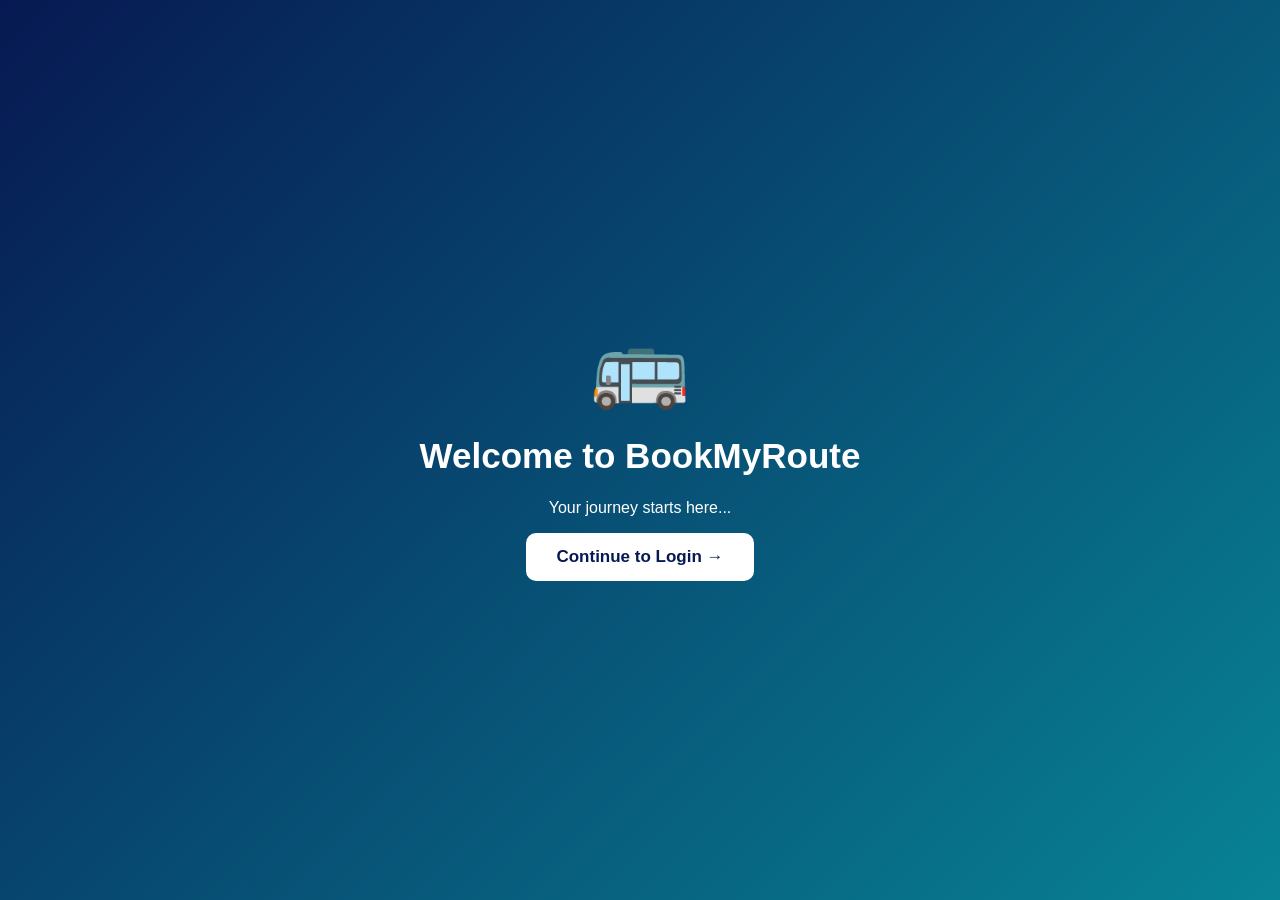
<file: index.html>
<!DOCTYPE html>
<html>
<head>
    <title>BookMyRoute</title>

    <style>
        body {
            margin: 0;
            height: 100vh;
            display: flex;
            justify-content: center;
            align-items: center;
            background: linear-gradient(135deg, #071952, #088395);
            font-family: Arial, sans-serif;
            color: white;
        }

        .box {
            text-align: center;
        }

        .bus {
            font-size: 80px;
            animation: move 1.5s infinite alternate;
        }

        @keyframes move {
            from {
                transform: translateX(-15px);
            }
            to {
                transform: translateX(15px);
            }
        }

        h1 {
            font-size: 35px;
        }

        button {
            padding: 14px 30px;
            border: none;
            border-radius: 10px;
            background: white;
            color: #071952;
            font-size: 17px;
            font-weight: bold;
            cursor: pointer;
        }
    </style>
</head>

<body>

    <div class="box">

        <div class="bus">🚌</div>

        <h1>Welcome to BookMyRoute</h1>

        <p>Your journey starts here...</p>

        <button onclick="openLogin()">
            Continue to Login →
        </button>

    </div>

    <script>
        function openLogin() {
            window.location.href = "login.html";
        }
    </script>

</body>
</html>
</file>
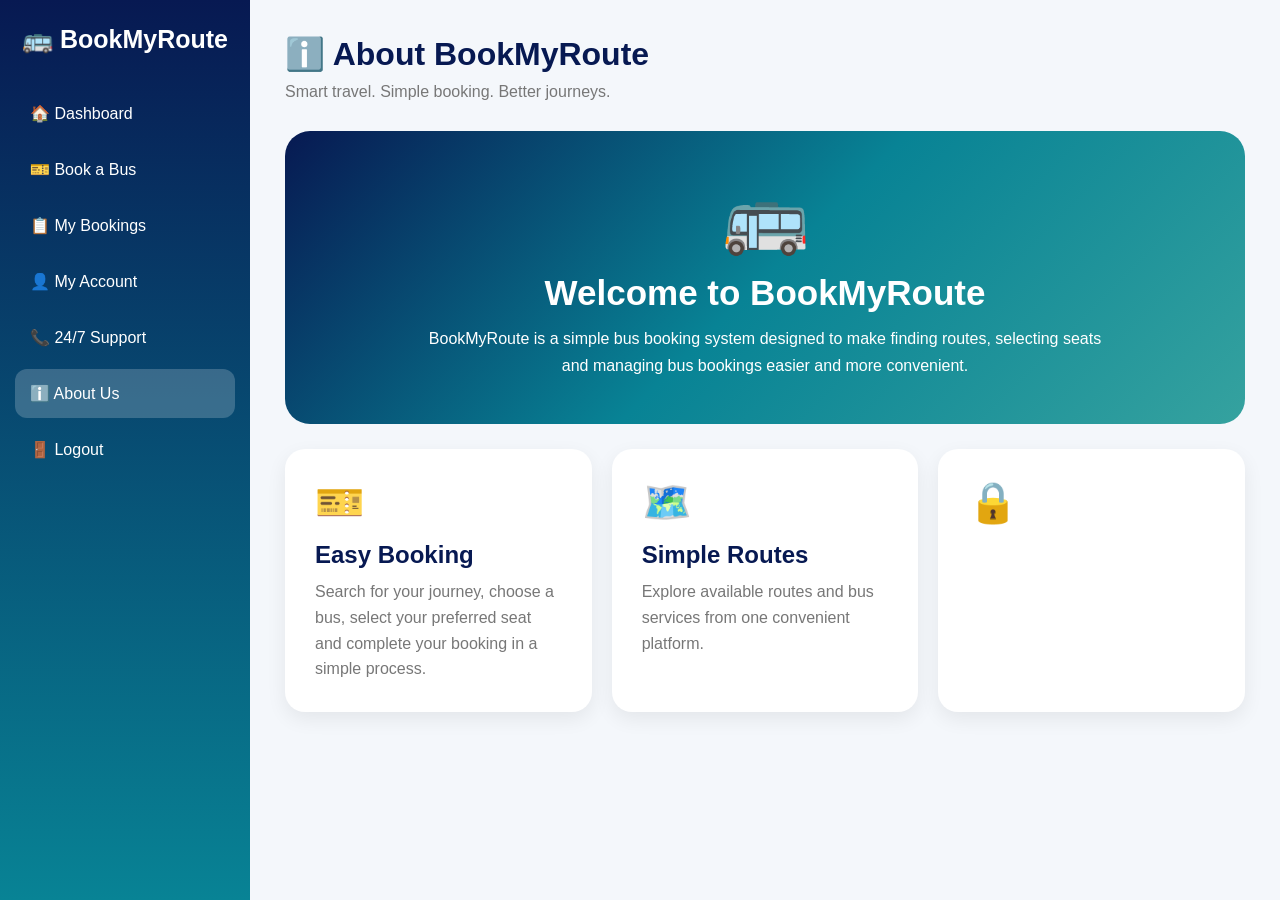
<file: about.html>
<!DOCTYPE html>
<html>
<head>
    <title>BookMyRoute - About Us</title>

    <style>
        * {
            box-sizing: border-box;
            margin: 0;
            padding: 0;
            font-family: Arial, sans-serif;
        }

        body {
            background: #f4f7fb;
        }

        .sidebar {
            position: fixed;
            width: 250px;
            height: 100vh;
            background: linear-gradient(180deg,#071952,#088395);
            padding: 25px 15px;
            color: white;
        }

        .logo {
            text-align: center;
            font-size: 25px;
            font-weight: bold;
            margin-bottom: 35px;
        }

        .menu a {
            display: block;
            color: white;
            text-decoration: none;
            padding: 15px;
            margin: 7px 0;
            border-radius: 12px;
        }

        .menu a:hover,
        .menu .active {
            background: rgba(255,255,255,.2);
        }

        .main {
            margin-left: 250px;
            padding: 35px;
        }

        h1 {
            color: #071952;
            margin-bottom: 10px;
        }

        .subtitle {
            color: #777;
            margin-bottom: 30px;
        }

        .hero {
            background: linear-gradient(135deg,#071952,#088395,#35A29F);
            color: white;
            padding: 45px;
            border-radius: 25px;
            text-align: center;
            margin-bottom: 25px;
        }

        .hero-icon {
            font-size: 70px;
            margin-bottom: 15px;
        }

        .hero h2 {
            font-size: 35px;
            margin-bottom: 12px;
        }

        .hero p {
            max-width: 700px;
            margin: auto;
            line-height: 1.7;
        }

        .cards {
            display: grid;
            grid-template-columns: repeat(3,1fr);
            gap: 20px;
        }

        .card {
            background: white;
            padding: 30px;
            border-radius: 20px;
            box-shadow: 0 7px 20px rgba(0,0,0,.07);
        }

        .card-icon {
            font-size: 40px;
            margin-bottom: 15px;
        }

        .card h2 {
            color: #071952;
            margin-bottom: 10px;
        }

        .card p {
            color: #777;
            line-height: 1.6;
        }

        .mission {
            margin-top: 25px;
            background: white;
            padding: 30px;
            border-radius: 20px;
            box-shadow: 0 7px 20px rgba(0,0,0,.07);
        }

        .mission h2 {
            color: #071952;
            margin-bottom: 12px;
        }

        .mission p {
            color: #666;
            line-height: 1.8;
        }

        @media(max-width:900px) {
            .cards {
                grid-template-columns: 1fr;
            }
        }

        @media(max-width:800px) {
            .sidebar {
                width: 190px;
            }

            .main {
                margin-left: 190px;
            }
        }
    </style>
</head>

<body>

<div class="sidebar">

    <div class="logo">
        🚌 BookMyRoute
    </div>

    <div class="menu">

        <a href="dashboard.html">
            🏠 Dashboard
        </a>

        <a href="booking.html">
            🎫 Book a Bus
        </a>

        <a href="bookings.html">
            📋 My Bookings
        </a>

        <a href="account.html">
            👤 My Account
        </a>

        <a href="support.html">
            📞 24/7 Support
        </a>

        <a href="about.html" class="active">
            ℹ️ About Us
        </a>

        <a href="login.html">
            🚪 Logout
        </a>

    </div>

</div>


<div class="main">

    <h1>ℹ️ About BookMyRoute</h1>

    <p class="subtitle">
        Smart travel. Simple booking. Better journeys.
    </p>


    <div class="hero">

        <div class="hero-icon">🚌</div>

        <h2>Welcome to BookMyRoute</h2>

        <p>
            BookMyRoute is a simple bus booking system designed
            to make finding routes, selecting seats and managing
            bus bookings easier and more convenient.
        </p>

    </div>


    <div class="cards">

        <div class="card">

            <div class="card-icon">🎫</div>

            <h2>Easy Booking</h2>

            <p>
                Search for your journey, choose a bus,
                select your preferred seat and complete
                your booking in a simple process.
            </p>

        </div>


        <div class="card">

            <div class="card-icon">🗺️</div>

            <h2>Simple Routes</h2>

            <p>
                Explore available routes and bus services
                from one convenient platform.
            </p>

        </div>


        <div class="card">

            <div class="card-icon">🔒
</file>
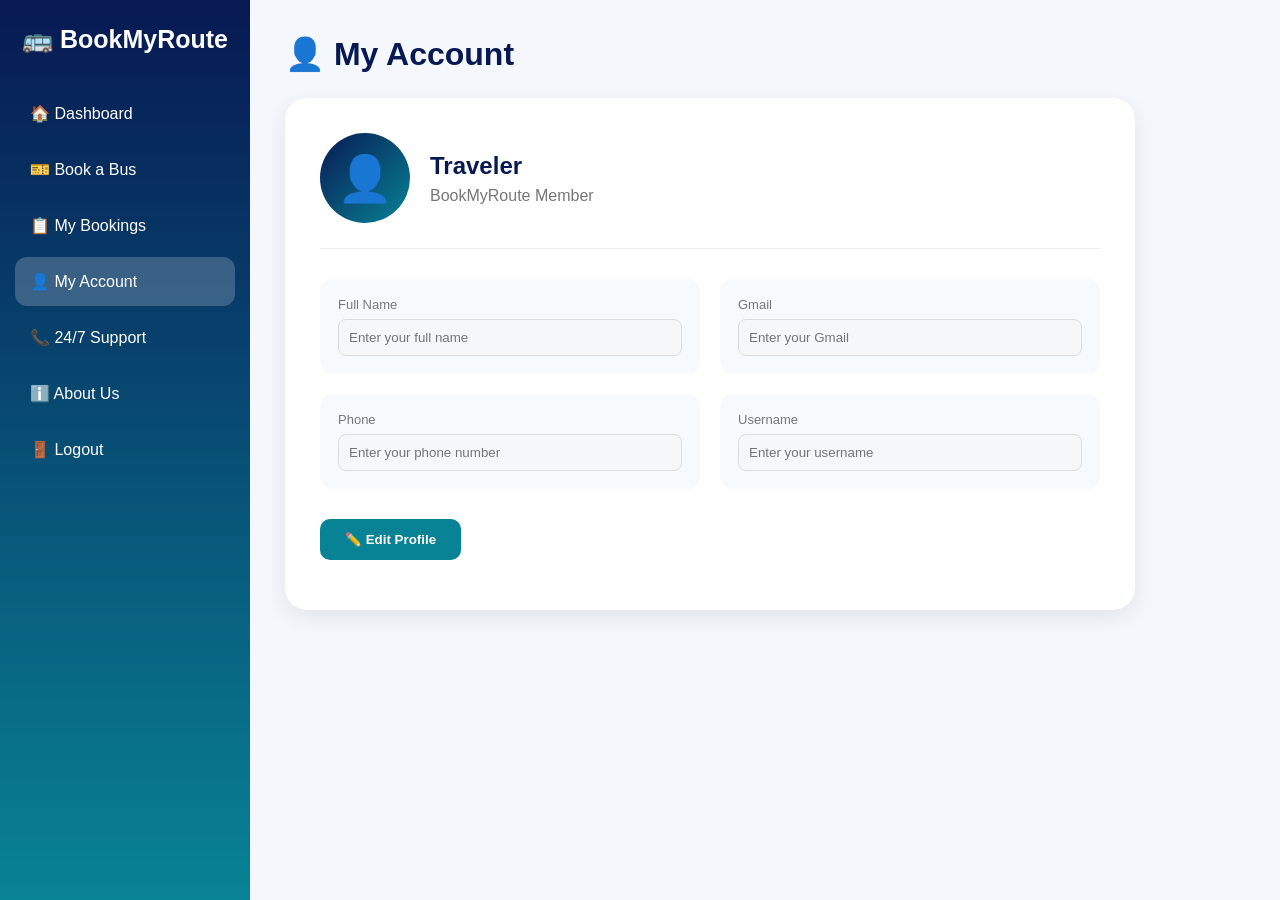
<file: account.html>
<!DOCTYPE html>
<html>
<head>
    <title>BookMyRoute - My Account</title>

    <style>

        * {
            box-sizing: border-box;
            margin: 0;
            padding: 0;
            font-family: Arial, sans-serif;
        }

        body {
            background: #f4f7fb;
        }

        /* ================= SIDEBAR ================= */

        .sidebar {
            position: fixed;
            width: 250px;
            height: 100vh;
            background: linear-gradient(180deg,#071952,#088395);
            padding: 25px 15px;
            color: white;
        }

        .logo {
            text-align: center;
            font-size: 25px;
            font-weight: bold;
            margin-bottom: 35px;
        }

        .menu a {
            display: block;
            color: white;
            text-decoration: none;
            padding: 15px;
            margin: 7px 0;
            border-radius: 12px;
        }

        .menu a:hover,
        .menu .active {
            background: rgba(255,255,255,.2);
        }

        /* ================= MAIN ================= */

        .main {
            margin-left: 250px;
            padding: 35px;
        }

        h1 {
            color: #071952;
            margin-bottom: 25px;
        }

        /* ================= ACCOUNT CARD ================= */

        .account-card {
            max-width: 850px;
            background: white;
            padding: 35px;
            border-radius: 22px;
            box-shadow: 0 7px 25px rgba(0,0,0,.08);
        }

        .profile-top {
            display: flex;
            align-items: center;
            gap: 20px;
            padding-bottom: 25px;
            border-bottom: 1px solid #eee;
        }

        .avatar {
            width: 90px;
            height: 90px;
            border-radius: 50%;
            background: linear-gradient(135deg,#071952,#088395);
            display: flex;
            justify-content: center;
            align-items: center;
            font-size: 45px;
        }

        .profile-top h2 {
            color: #071952;
            margin-bottom: 7px;
        }

        .profile-top p {
            color: #777;
        }

        /* ================= DETAILS ================= */

        .details {
            display: grid;
            grid-template-columns: 1fr 1fr;
            gap: 20px;
            margin-top: 30px;
        }

        .detail {
            padding: 18px;
            background: #f7fafc;
            border-radius: 12px;
        }

        .detail label {
            display: block;
            color: #777;
            font-size: 13px;
            margin-bottom: 7px;
        }

        .detail input {
            width: 100%;
            padding: 10px;
            border: 1px solid #ddd;
            border-radius: 8px;
        }

        /* ================= BUTTONS ================= */

        .buttons {
            margin-top: 30px;
            display: flex;
            gap: 12px;
        }

        button {
            padding: 13px 25px;
            border: none;
            border-radius: 10px;
            font-weight: bold;
            cursor: pointer;
        }

        .edit-btn,
        .save-btn {
            background: #088395;
            color: white;
        }

        .cancel-btn {
            background: #ddd;
            color: #333;
        }

        .save-btn,
        .cancel-btn {
            display: none;
        }

        #message {
            margin-top: 15px;
            font-weight: bold;
        }

        /* ================= RESPONSIVE ================= */

        @media(max-width:800px) {

            .sidebar {
                width: 190px;
            }

            .main {
                margin-left: 190px;
            }

            .details {
                grid-template-columns: 1fr;
            }

        }

    </style>
</head>

<body>

<!-- ================= SIDEBAR ================= -->

<div class="sidebar">

    <div class="logo">
        🚌 BookMyRoute
    </div>

    <div class="menu">

        <a href="dashboard.html">
            🏠 Dashboard
        </a>

        <a href="booking.html">
            🎫 Book a Bus
        </a>

        <a href="bookings.html">
            📋 My Bookings
        </a>

        <a href="account.html" class="active">
            👤 My Account
        </a>

        <a href="support.html">
            📞 24/7 Support
        </a>

        <a href="about.html">
            ℹ️ About Us
        </a>

        <a href="login.html">
            🚪 Logout
        </a>

    </div>

</div>


<!-- ================= MAIN ================= -->

<div class="main">

    <h1>
        👤 My Account
    </h1>

    <div class="account-card">

        <!-- ================= PROFILE TOP ================= -->

        <div class="profile-top">

            <div class="avatar">
                👤
            </div>

            <div>

                <h2 id="displayName">
                    Traveler
                </h2>

                <p>
                    BookMyRoute Member
                </p>

            </div>

        </div>


        <!-- ================= DETAILS ================= -->

        <div class="details">

            <div class="detail">

                <label>
                    Full Name
                </label>

                <input
                    id="name"
                    value=""
                    placeholder="Enter your full name"
                    disabled
                >

            </div>


            <div class="detail">

                <label>
                    Gmail
                </label>

                <input
                    id="email"
                    value=""
                    placeholder="Enter your Gmail"
                    disabled
                >

            </div>


            <div class="detail">

                <label>
                    Phone
                </label>

                <input
                    id="phone"
                    value=""
                    placeholder="Enter your phone number"
                    disabled
                >

            </div>


            <div class="detail">

                <label>
                    Username
                </label>

                <input
                    id="username"
                    value=""
                    placeholder="Enter your username"
                    disabled
                >

            </div>

        </div>


        <!-- ================= BUTTONS ================= -->

        <div class="buttons">

            <button
                class="edit-btn"
                id="editBtn"
                onclick="editProfile()">

                ✏️ Edit Profile

            </button>


            <button
                class="save-btn"
                id="saveBtn"
                onclick="saveProfile()">

                💾 Save Changes

            </button>


            <button
                class="cancel-btn"
                id="cancelBtn"
                onclick="cancelEdit()">

                Cancel

            </button>

        </div>


        <p id="message"></p>

    </div>

</div>


<script>

/* =====================================================
   LOAD SAVED PROFILE
   ===================================================== */

function loadProfile() {

    const savedProfile =
        JSON.parse(
            localStorage.getItem("bookMyRouteProfile")
        );


    /* No profile saved yet */

    if (!savedProfile) {

        document.getElementById("name").value =
            "";

        document.getElementById("email").value =
            "";

        document.getElementById("phone").value =
            "";

        document.getElementById("username").value =
            "";

        document.getElementById("displayName").innerText =
            "Traveler";

        return;
    }


    /* Put saved data into fields */

    document.getElementById("name").value =
        savedProfile.name || "";

    document.getElementById("email").value =
        savedProfile.email || "";

    document.getElementById("phone").value =
        savedProfile.phone || "";

    document.getElementById("username").value =
        savedProfile.username || "";


    /* Show name at top */

    document.getElementById("displayName").innerText =
        savedProfile.name || "Traveler";

}


/* =====================================================
   EDIT PROFILE
   ===================================================== */

function editProfile() {

    document
        .querySelectorAll(".detail input")
        .forEach(function(input) {

            input.disabled = false;

        });


    document.getElementById("editBtn")
        .style.display = "none";


    document.getElementById("saveBtn")
        .style.display = "block";


    document.getElementById("cancelBtn")
        .style.display = "block";


    document.getElementById("message")
        .innerText = "";

}


/* =====================================================
   SAVE PROFILE
   ===================================================== */

function saveProfile() {

    const name =
        document.getElementById("name")
        .value
        .trim();


    const email =
        document.getElementById("email")
        .value
        .trim();


    const phone =
        document.getElementById("phone")
        .value
        .trim();


    const username =
        document.getElementById("username")
        .value
        .trim();


    /* Check fields */

    if (
        !name ||
        !email ||
        !phone ||
        !username
    ) {

        document.getElementById("message")
            .innerText =
            "❌ Please fill all fields.";

        return;

    }


    /* Create profile */

    const profile = {

        name: name,

        email: email,

        phone: phone,

        username: username

    };


    /* SAVE PROFILE */

    localStorage.setItem(
        "bookMyRouteProfile",
        JSON.stringify(profile)
    );


    /* Update name at top */

    document.getElementById("displayName")
        .innerText = name;


    /* Disable fields */

    document
        .querySelectorAll(".detail input")
        .forEach(function(input) {

            input.disabled = true;

        });


    /* Buttons */

    document.getElementById("editBtn")
        .style.display = "block";


    document.getElementById("saveBtn")
        .style.display = "none";


    document.getElementById("cancelBtn")
        .style.display = "none";


    /* Success */

    document.getElementById("message")
        .innerText =
        "✅ Profile saved successfully.";

}


/* =====================================================
   CANCEL EDIT
   ===================================================== */

function cancelEdit() {

    /* Reload saved information */

    loadProfile();


    /* Disable fields */

    document
        .querySelectorAll(".detail input")
        .forEach(function(input) {

            input.disabled = true;

        });


    document.getElementById("editBtn")
        .style.display = "block";


    document.getElementById("saveBtn")
        .style.display = "none";


    document.getElementById("cancelBtn")
        .style.display = "none";


    document.getElementById("message")
        .innerText = "";

}


/* =====================================================
   LOAD PROFILE WHEN PAGE OPENS
   ===================================================== */

loadProfile();

</script>

</body>
</html>
</file>
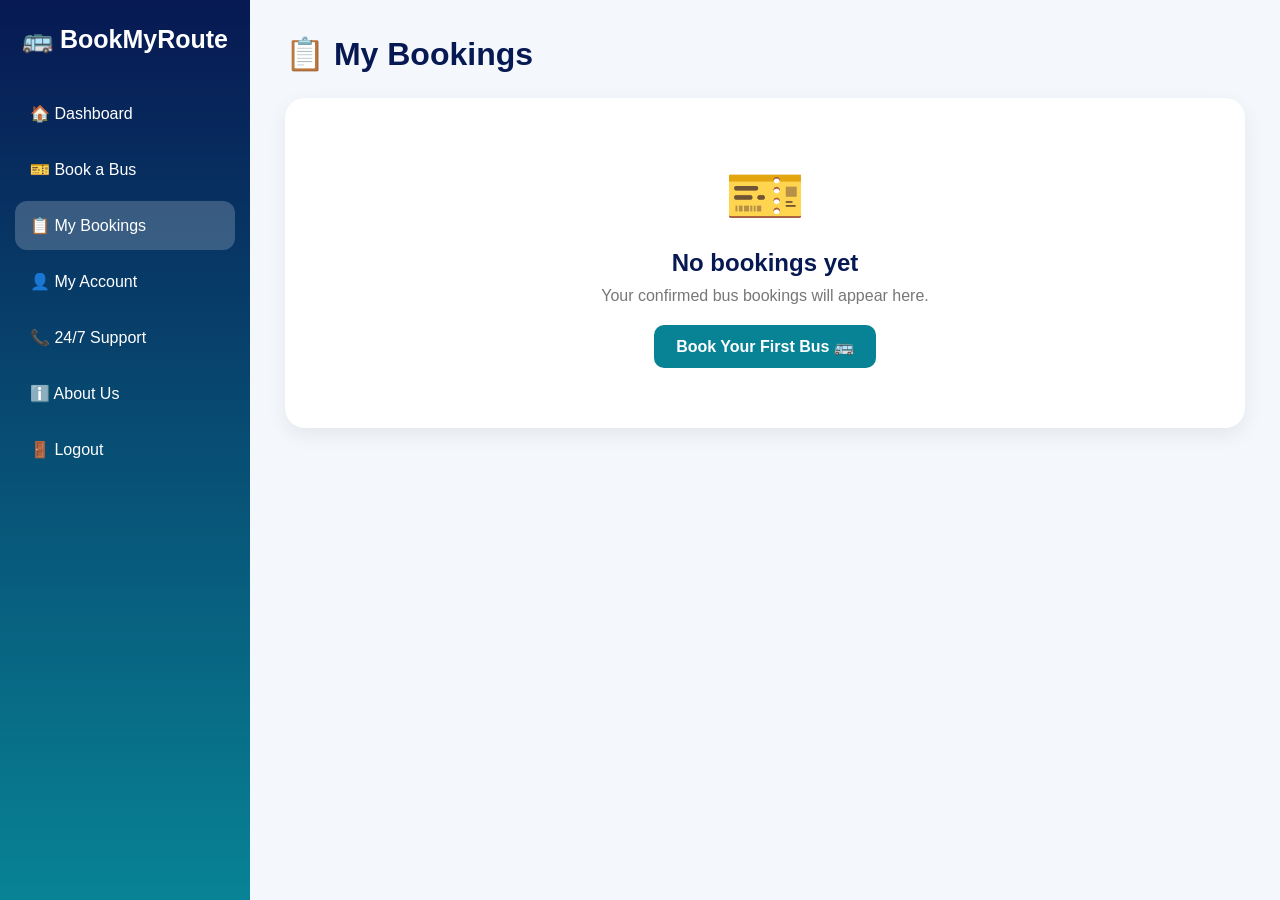
<file: bookings.html>
<!DOCTYPE html>
<html>
<head>
    <title>BookMyRoute - My Bookings</title>

    <style>

        * {
            box-sizing: border-box;
            margin: 0;
            padding: 0;
            font-family: Arial, sans-serif;
        }

        body {
            background: #f4f7fb;
        }

        /* ================= SIDEBAR ================= */

        .sidebar {
            position: fixed;
            width: 250px;
            height: 100vh;
            background: linear-gradient(180deg,#071952,#088395);
            padding: 25px 15px;
            color: white;
        }

        .logo {
            text-align: center;
            font-size: 25px;
            font-weight: bold;
            margin-bottom: 35px;
        }

        .menu a {
            display: block;
            color: white;
            text-decoration: none;
            padding: 15px;
            margin: 7px 0;
            border-radius: 12px;
        }

        .menu a:hover,
        .menu .active {
            background: rgba(255,255,255,.2);
        }

        /* ================= MAIN ================= */

        .main {
            margin-left: 250px;
            padding: 35px;
        }

        h1 {
            color: #071952;
            margin-bottom: 25px;
        }

        /* ================= BOOKING CARD ================= */

        .booking-card {
            background: white;
            padding: 25px;
            border-radius: 18px;
            margin-bottom: 20px;
            box-shadow: 0 7px 20px rgba(0,0,0,.07);
        }

        .booking-header {
            display: flex;
            justify-content: space-between;
            align-items: center;
            margin-bottom: 20px;
        }

        .booking-header h2 {
            color: #071952;
        }

        .status {
            background: #d9f8e8;
            color: #087443;
            padding: 7px 14px;
            border-radius: 20px;
            font-weight: bold;
        }

        .details {
            display: grid;
            grid-template-columns: repeat(3,1fr);
            gap: 18px;
        }

        .detail {
            background: #f7fafc;
            padding: 15px;
            border-radius: 10px;
        }

        .detail span {
            display: block;
            color: #777;
            font-size: 13px;
            margin-bottom: 5px;
        }

        .detail strong {
            color: #071952;
        }

        /* ================= EMPTY ================= */

        .empty {
            background: white;
            padding: 60px 30px;
            border-radius: 20px;
            text-align: center;
            box-shadow: 0 7px 20px rgba(0,0,0,.07);
        }

        .empty-icon {
            font-size: 65px;
            margin-bottom: 15px;
        }

        .empty h2 {
            color: #071952;
            margin-bottom: 10px;
        }

        .empty p {
            color: #777;
        }

        .book-btn {
            display: inline-block;
            margin-top: 20px;
            padding: 12px 22px;
            background: #088395;
            color: white;
            text-decoration: none;
            border-radius: 10px;
            font-weight: bold;
        }

        /* ================= CLEAR BUTTON ================= */

        .clear-btn {
            margin-top: 20px;
            padding: 10px 18px;
            border: none;
            border-radius: 8px;
            background: #d00000;
            color: white;
            cursor: pointer;
            font-weight: bold;
        }

        /* ================= RESPONSIVE ================= */

        @media(max-width:800px) {

            .sidebar {
                width: 190px;
            }

            .main {
                margin-left: 190px;
            }

            .details {
                grid-template-columns: 1fr;
            }

        }

    </style>
</head>

<body>

<!-- ================= SIDEBAR ================= -->

<div class="sidebar">

    <div class="logo">
        🚌 BookMyRoute
    </div>

    <div class="menu">

        <a href="dashboard.html">
            🏠 Dashboard
        </a>

        <a href="booking.html">
            🎫 Book a Bus
        </a>

        <a href="bookings.html" class="active">
            📋 My Bookings
        </a>

        <a href="account.html">
            👤 My Account
        </a>

        <a href="support.html">
            📞 24/7 Support
        </a>

        <a href="about.html">
            ℹ️ About Us
        </a>

        <a href="login.html">
            🚪 Logout
        </a>

    </div>

</div>


<!-- ================= MAIN ================= -->

<div class="main">

    <h1>
        📋 My Bookings
    </h1>

    <div id="bookingList"></div>

</div>


<script>

/* =====================================================
   LOAD BOOKINGS
   ===================================================== */

function loadBookings() {

    const bookingList =
        document.getElementById("bookingList");


    const bookings =
        JSON.parse(
            localStorage.getItem("bookMyRouteBookings")
        ) || [];


    /* No bookings */

    if (bookings.length === 0) {

        bookingList.innerHTML = `

            <div class="empty">

                <div class="empty-icon">
                    🎫
                </div>

                <h2>
                    No bookings yet
                </h2>

                <p>
                    Your confirmed bus bookings will appear here.
                </p>

                <a
                    href="booking.html"
                    class="book-btn"
                >
                    Book Your First Bus 🚌
                </a>

            </div>

        `;

        return;
    }


    /* Clear old content */

    bookingList.innerHTML = "";


    /* Show bookings */

    bookings.forEach(function(booking, index) {

        const card =
            document.createElement("div");

        card.className =
            "booking-card";


        card.innerHTML = `

            <div class="booking-header">

                <h2>
                    🚌 ${booking.busName}
                </h2>

                <span class="status">
                    ✅ Confirmed
                </span>

            </div>


            <div class="details">

                <div class="detail">

                    <span>
                        Passenger
                    </span>

                    <strong>
                        ${booking.name}
                    </strong>

                </div>


                <div class="detail">

                    <span>
                        Route
                    </span>

                    <strong>
                        ${booking.from}
                        →
                        ${booking.to}
                    </strong>

                </div>


                <div class="detail">

                    <span>
                        Journey Date
                    </span>

                    <strong>
                        ${booking.journeyDate}
                    </strong>

                </div>


                <div class="detail">

                    <span>
                        Bus Number
                    </span>

                    <strong>
                        ${booking.busNumber}
                    </strong>

                </div>


                <div class="detail">

                    <span>
                        Bus Type
                    </span>

                    <strong>
                        ${booking.busType}
                    </strong>

                </div>


                <div class="detail">

                    <span>
                        Seat
                    </span>

                    <strong>
                        💺 ${booking.seat}
                    </strong>

                </div>


                <div class="detail">

                    <span>
                        Departure
                    </span>

                    <strong>
                        🕐 ${booking.departure}
                    </strong>

                </div>


                <div class="detail">

                    <span>
                        Arrival
                    </span>

                    <strong>
                        🕐 ${booking.arrival}
                    </strong>

                </div>


                <div class="detail">

                    <span>
                        Price
                    </span>

                    <strong>
                        ₹${booking.price}
                    </strong>

                </div>


                <div class="detail">

                    <span>
                        Phone
                    </span>

                    <strong>
                        ${booking.phone}
                    </strong>

                </div>


                <div class="detail">

                    <span>
                        Email
                    </span>

                    <strong>
                        ${booking.email}
                    </strong>

                </div>

            </div>

        `;


        bookingList.appendChild(card);

    });


    /* Clear bookings button */

    const clearButton =
        document.createElement("button");

    clearButton.className =
        "clear-btn";

    clearButton.innerText =
        "Clear Booking History";

    clearButton.onclick =
        clearBookings;


    bookingList.appendChild(clearButton);

}


/* =====================================================
   CLEAR BOOKINGS
   ===================================================== */

function clearBookings() {

    localStorage.removeItem(
        "bookMyRouteBookings"
    );

    loadBookings();

}


/* =====================================================
   LOAD WHEN PAGE OPENS
   ===================================================== */

loadBookings();

</script>

</body>
</html>
</file>
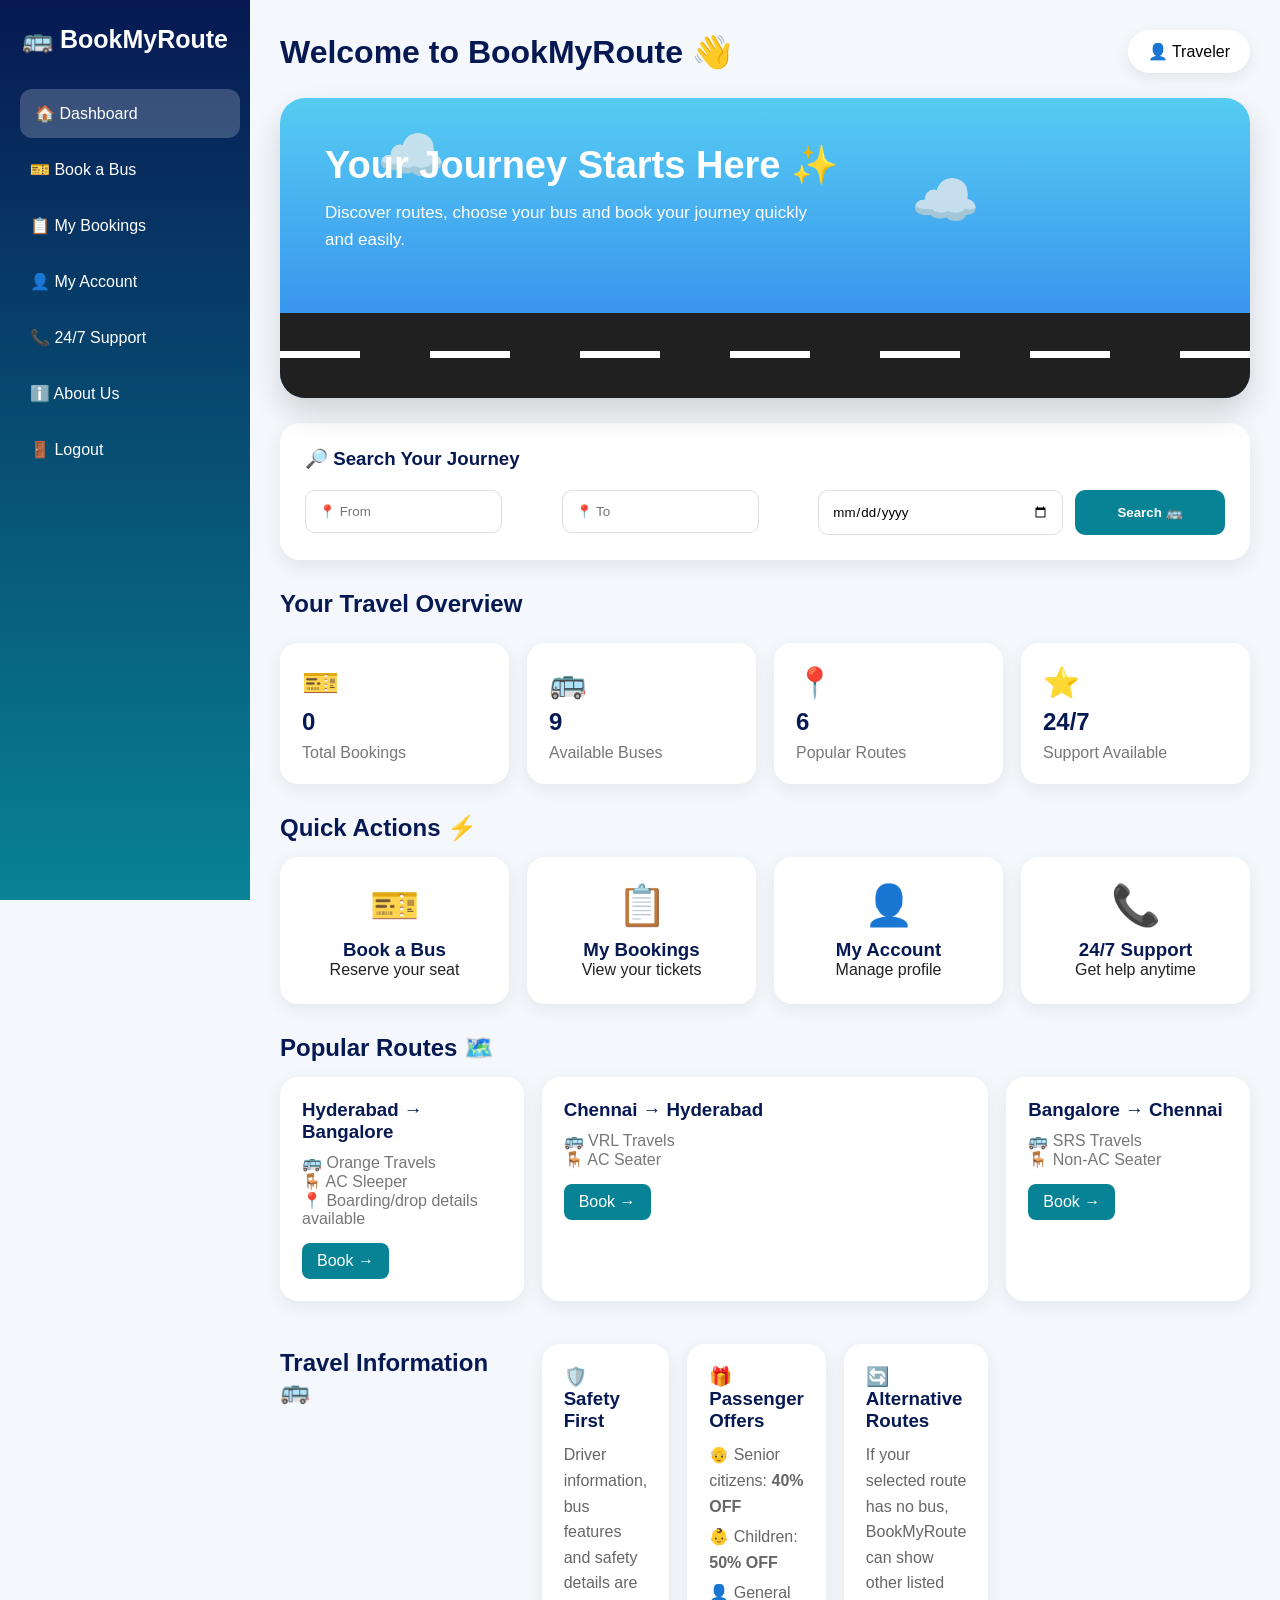
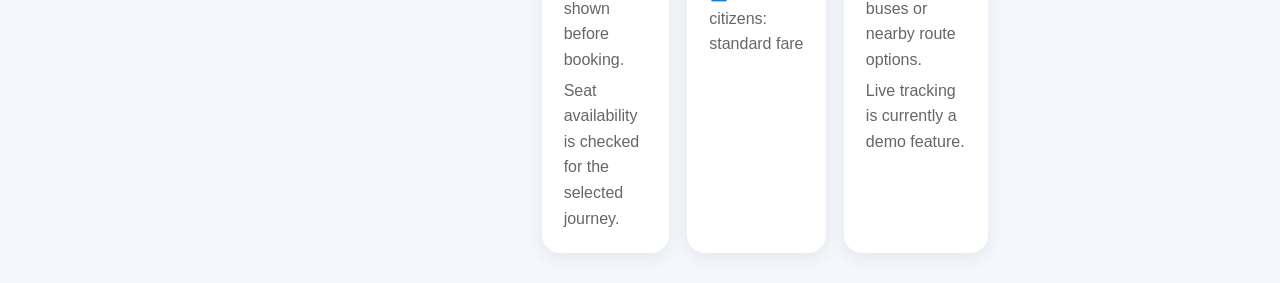
<file: dashboard.html>
<!DOCTYPE html>
<html>
<head>
    <title>BookMyRoute - Dashboard</title>

    <style>
        * {
            box-sizing: border-box;
            margin: 0;
            padding: 0;
            font-family: Arial, sans-serif;
        }

        body {
            background: #f4f7fb;
            overflow-x: hidden;
        }

        /* ================= SIDEBAR ================= */

        .sidebar {
            position: fixed;
            left: 0;
            top: 0;
            width: 250px;
            height: 100vh;
            background: linear-gradient(180deg, #071952, #088395);
            color: white;
            padding: 25px 15px;
            z-index: 20;
        }

        .logo {
            text-align: center;
            font-size: 25px;
            font-weight: bold;
            margin-bottom: 35px;
        }

        .menu a {
            display: block;
            padding: 15px;
            margin: 7px 0;
            color: white;
            text-decoration: none;
            border-radius: 12px;
            transition: 0.3s;
        }

        .menu a:hover,
        .menu .active {
            background: rgba(255,255,255,0.20);
            transform: translateX(5px);
        }

        /* ================= MAIN ================= */

        .main {
            margin-left: 250px;
            padding: 30px;
        }

        .topbar {
            display: flex;
            justify-content: space-between;
            align-items: center;
            margin-bottom: 25px;
        }

        .topbar h1 {
            color: #071952;
        }

        .profile {
            background: white;
            padding: 12px 20px;
            border-radius: 25px;
            box-shadow: 0 5px 15px rgba(0,0,0,0.08);
            cursor: pointer;
            transition: 0.3s;
        }

        .profile:hover {
            transform: translateY(-2px);
            box-shadow: 0 8px 20px rgba(0,0,0,0.12);
        }

        /* ================= HERO ================= */

        .hero {
            height: 300px;
            border-radius: 25px;
            position: relative;
            overflow: hidden;
            background:
                linear-gradient(180deg,#56ccf2,#2f80ed);
            color: white;
            padding: 45px;
            box-shadow: 0 15px 30px rgba(0,0,0,0.15);
        }

        .hero h2 {
            font-size: 38px;
            margin-bottom: 12px;
            position: relative;
            z-index: 5;
        }

        .hero p {
            font-size: 17px;
            max-width: 500px;
            line-height: 1.6;
            position: relative;
            z-index: 5;
        }

        /* ================= CLOUDS ================= */

        .cloud {
            position: absolute;
            font-size: 55px;
            opacity: 0.8;
            animation: cloudMove 18s linear infinite;
        }

        .cloud1 {
            top: 25px;
            left: 10%;
        }

        .cloud2 {
            top: 70px;
            left: 65%;
            animation-duration: 25s;
        }

        @keyframes cloudMove {
            from {
                transform: translateX(-100px);
            }

            to {
                transform: translateX(900px);
            }
        }

        /* ================= ROAD ================= */

        .road {
            position: absolute;
            bottom: 0;
            left: 0;
            width: 100%;
            height: 85px;
            background: #202020;
        }

        .road-lines {
            position: absolute;
            top: 38px;
            width: 100%;
            height: 7px;

            background: repeating-linear-gradient(
                90deg,
                white 0px,
                white 80px,
                transparent 80px,
                transparent 150px
            );

            animation: roadMove 1s linear infinite;
        }

        @keyframes roadMove {
            from {
                background-position: 0;
            }

            to {
                background-position: -150px;
            }
        }

        /* ================= CREATIVE BUS ================= */
        .bus {
            position: absolute;
            left: -150px;
            bottom: 28px;
            width: 110px;
            height: 90px;
            z-index: 10;
            animation: busDrive 9s linear infinite;
        }

        .bus-emoji {
            display: block;
            font-size: 78px;
            line-height: 1;
            transform: scaleX(-1);
            animation: busBounce 0.45s ease-in-out infinite alternate;
        }

        .exhaust {
            position: absolute;
            left: -5px;
            bottom: 15px;
            font-size: 22px;
            opacity: 0.8;
            animation: exhaustMove 0.8s ease-out infinite;
        }

        @keyframes busDrive {
            0% { left: -150px; }
            100% { left: calc(100% + 150px); }
        }

        @keyframes busBounce {
            from { transform: scaleX(-1) translateY(0) rotate(-1deg); }
            to { transform: scaleX(-1) translateY(-3px) rotate(1deg); }
        }

        @keyframes exhaustMove {
            0% { transform: translateX(0) scale(0.6); opacity: 0; }
            30% { opacity: 0.8; }
            100% { transform: translateX(-35px) scale(1.2); opacity: 0; }
        }

        /* ================= SEARCH ================= */

        .search-box {
            background: white;
            padding: 25px;
            margin-top: 25px;
            border-radius: 20px;
            box-shadow: 0 7px 20px rgba(0,0,0,0.08);
        }

        .search-box h3 {
            color: #071952;
            margin-bottom: 20px;
        }

        .search-grid {
            display: grid;
            grid-template-columns: 1fr 1fr 1fr 150px;
            gap: 12px;
        }

        input {
            padding: 13px;
            border: 1px solid #ddd;
            border-radius: 10px;
            outline: none;
        }

        input:focus {
            border-color: #088395;
        }

        .autocomplete {
            position: relative;
        }

        .city-suggestions {
            position: absolute;
            top: 52px;
            left: 0;
            right: 0;
            background: white;
            border: 1px solid #ddd;
            border-radius: 10px;
            box-shadow: 0 8px 20px rgba(0,0,0,.12);
            z-index: 30;
            display: none;
            max-height: 220px;
            overflow-y: auto;
        }

        .city-suggestions div {
            padding: 12px 14px;
            cursor: pointer;
            color: #071952;
        }

        .city-suggestions div:hover {
            background: #e8fbfd;
        }

        .search-help {
            margin-top: 10px;
            color: #777;
            font-size: 13px;
        }

        .dashboard-extra {
            display: grid;
            grid-template-columns: repeat(3,1fr);
            gap: 18px;
            margin-top: 25px;
        }

        .extra-card {
            background: white;
            padding: 22px;
            border-radius: 18px;
            box-shadow: 0 5px 18px rgba(0,0,0,.07);
        }

        .extra-card h3 {
            color: #071952;
            margin-bottom: 10px;
        }

        .extra-card p {
            color: #666;
            line-height: 1.6;
            margin-top: 5px;
        }

        @media(max-width:1000px) {
            .dashboard-extra {
                grid-template-columns: 1fr;
            }
        }

        .search-btn {
            background: #088395;
            color: white;
            border: none;
            border-radius: 10px;
            cursor: pointer;
            font-weight: bold;
        }

        .search-btn:hover {
            background: #071952;
        }

        /* ================= SEARCH MESSAGE ================= */

        .search-message {
            margin-top: 18px;
            padding: 14px;
            border-radius: 10px;
            display: none;
            font-weight: bold;
            text-align: center;
        }

        .error-message {
            background: #ffe5e5;
            color: #d00000;
        }

        .success-message {
            background: #e5fff1;
            color: #087443;
        }

        /* ================= BUS RESULTS ================= */

        .bus-results {
            display: none;
            margin-top: 25px;
        }

        .bus-results h2 {
            color: #071952;
            margin-bottom: 15px;
        }

        .bus-card {
            background: white;
            border-radius: 18px;
            padding: 22px;
            margin-bottom: 15px;
            box-shadow: 0 5px 18px rgba(0,0,0,0.08);
            display: grid;
            grid-template-columns: 1.4fr 1fr 1fr 1fr auto;
            align-items: center;
            gap: 15px;
        }

        .bus-name {
            color: #071952;
            font-size: 18px;
            font-weight: bold;
        }

        .bus-info {
            color: #666;
            margin-top: 6px;
            font-size: 14px;
        }

        .time {
            font-size: 17px;
            font-weight: bold;
            color: #071952;
        }

        .price {
            font-size: 18px;
            font-weight: bold;
            color: #088395;
        }

        .book-result-btn {
            background: #088395;
            color: white;
            border: none;
            padding: 11px 18px;
            border-radius: 9px;
            cursor: pointer;
            font-weight: bold;
        }

        .book-result-btn:hover {
            background: #071952;
        }

        /* ================= STATS ================= */

        .stats {
            display: grid;
            grid-template-columns: repeat(4,1fr);
            gap: 18px;
            margin-top: 25px;
        }

        .stat {
            background: white;
            padding: 22px;
            border-radius: 18px;
            box-shadow: 0 5px 18px rgba(0,0,0,0.07);
        }

        .stat-icon {
            font-size: 30px;
        }

        .stat h2 {
            color: #071952;
            margin: 8px 0;
        }

        .stat p {
            color: #777;
        }

        /* ================= QUICK ACTIONS ================= */

        .section-title {
            color: #071952;
            margin: 30px 0 15px;
        }

        .actions {
            display: grid;
            grid-template-columns: repeat(4,1fr);
            gap: 18px;
        }

        .action {
            background: white;
            padding: 25px;
            border-radius: 18px;
            text-align: center;
            text-decoration: none;
            color: #222;
            box-shadow: 0 5px 18px rgba(0,0,0,0.07);
            transition: 0.3s;
        }

        .action:hover {
            transform: translateY(-7px);
            box-shadow: 0 12px 25px rgba(0,0,0,0.12);
        }

        .action-icon {
            font-size: 40px;
            margin-bottom: 10px;
        }

        .action h3 {
            color: #071952;
        }

        /* ================= ROUTES ================= */

        .routes {
            display: grid;
            grid-template-columns: repeat(3,1fr);
            gap: 18px;
        }

        .route {
            background: white;
            padding: 22px;
            border-radius: 18px;
            box-shadow: 0 5px 18px rgba(0,0,0,0.07);
        }

        .route h3 {
            color: #071952;
            margin-bottom: 10px;
        }

        .route p {
            color: #777;
        }

        .route-button {
            display: inline-block;
            margin-top: 15px;
            padding: 9px 15px;
            background: #088395;
            color: white;
            border-radius: 8px;
            text-decoration: none;
        }

        /* ================= RESPONSIVE ================= */

        @media(max-width:1000px) {

            .stats,
            .actions {
                grid-template-columns: repeat(2,1fr);
            }

            .routes {
                grid-template-columns: 1fr;
            }

            .search-grid {
                grid-template-columns: 1fr 1fr;
            }

            .bus-card {
                grid-template-columns: 1fr 1fr;
            }
        }

        @media(max-width:700px) {

            .sidebar {
                width: 190px;
            }

            .main {
                margin-left: 190px;
                padding: 20px;
            }

            .stats,
            .actions,
            .search-grid {
                grid-template-columns: 1fr;
            }

            .hero h2 {
                font-size: 28px;
            }

            .bus-emoji {
                font-size: 60px;
            }

            .bus {
                bottom: 30px;
            }

            .bus-card {
                grid-template-columns: 1fr;
            }
        }

    </style>
</head>

<body>

<!-- ================= SIDEBAR ================= -->

<div class="sidebar">

    <div class="logo">
        🚌 BookMyRoute
    </div>

    <div class="menu">

        <a href="dashboard.html" class="active">
            🏠 Dashboard
        </a>

        <a href="booking.html">
            🎫 Book a Bus
        </a>

        <a href="bookings.html">
            📋 My Bookings
        </a>

        <a href="account.html">
            👤 My Account
        </a>

        <a href="support.html">
            📞 24/7 Support
        </a>

        <a href="about.html">
            ℹ️ About Us
        </a>

        <a href="login.html">
            🚪 Logout
        </a>

    </div>

</div>


<!-- ================= MAIN ================= -->

<div class="main">

    <div class="topbar">

        <h1>Welcome to BookMyRoute 👋</h1>

        <!-- TRAVELER NOW OPENS ACCOUNT -->

        <div
            class="profile"
            onclick="openProfile()"
            title="Open My Account"
        >
            👤 Traveler
        </div>

    </div>


    <!-- ================= HERO ================= -->

    <div class="hero">

        <div class="cloud cloud1">☁️</div>
        <div class="cloud cloud2">☁️</div>

        <h2>Your Journey Starts Here ✨</h2>

        <p>
            Discover routes, choose your bus and book your
            journey quickly and easily.
        </p>

        <div class="bus">
            <span class="bus-emoji">🚌</span>
            <span class="exhaust">💨</span>
        </div>

        <div class="road">
            <div class="road-lines"></div>
        </div>

    </div>

    <!-- ================= SEARCH ================= -->

    <div class="search-box">

        <h3>🔎 Search Your Journey</h3>

        <div class="search-grid">

            <div class="autocomplete">
                <input
                    type="text"
                    id="from"
                    placeholder="📍 From"
                    autocomplete="off"
                    oninput="showCitySuggestions('from')"
                >
                <div id="fromSuggestions" class="city-suggestions"></div>
            </div>

            <div class="autocomplete">
                <input
                    type="text"
                    id="to"
                    placeholder="📍 To"
                    autocomplete="off"
                    oninput="showCitySuggestions('to')"
                >
                <div id="toSuggestions" class="city-suggestions"></div>
            </div>

            <input
                type="date"
                id="date"
            >

            <button
                class="search-btn"
                onclick="searchBus()"
            >
                Search 🚌
            </button>

        </div>

        <div
            id="searchMessage"
            class="search-message"
        ></div>

    </div>


    <!-- ================= BUS RESULTS ================= -->

    <div
        id="busResults"
        class="bus-results"
    >

        <h2>🚌 Available Buses</h2>

        <div id="resultsContainer"></div>

    </div>


    <!-- ================= STATS ================= -->

    <h2 class="section-title">Your Travel Overview</h2>

    <div class="stats">

        <div class="stat">
            <div class="stat-icon">🎫</div>
            <h2>0</h2>
            <p>Total Bookings</p>
        </div>

        <div class="stat">
            <div class="stat-icon">🚌</div>
            <h2>9</h2>
            <p>Available Buses</p>
        </div>

        <div class="stat">
            <div class="stat-icon">📍</div>
            <h2>6</h2>
            <p>Popular Routes</p>
        </div>

        <div class="stat">
            <div class="stat-icon">⭐</div>
            <h2>24/7</h2>
            <p>Support Available</p>
        </div>

    </div>


    <!-- ================= QUICK ACTIONS ================= -->

    <h2 class="section-title">Quick Actions ⚡</h2>

    <div class="actions">

        <a href="booking.html" class="action">

            <div class="action-icon">🎫</div>

            <h3>Book a Bus</h3>

            <p>Reserve your seat</p>

        </a>


        <a href="bookings.html" class="action">

            <div class="action-icon">📋</div>

            <h3>My Bookings</h3>

            <p>View your tickets</p>

        </a>


        <a href="account.html" class="action">

            <div class="action-icon">👤</div>

            <h3>My Account</h3>

            <p>Manage profile</p>

        </a>


        <a href="support.html" class="action">

            <div class="action-icon">📞</div>

            <h3>24/7 Support</h3>

            <p>Get help anytime</p>

        </a>

    </div>


    <!-- ================= POPULAR ROUTES ================= -->

    <h2 class="section-title">Popular Routes 🗺️</h2>

    <div class="routes">

        <div class="route">

            <h3>Hyderabad → Bangalore</h3>

            <p>🚌 Orange Travels</p>
            <p>🪑 AC Sleeper</p>
            <p>📍 Boarding/drop details available</p>

            <a href="booking.html" class="route-button">
                Book →
            </a>

        </div>


        <div class="route">

            <h3>Chennai → Hyderabad</h3>

            <p>🚌 VRL Travels</p>
            <p>🪑 AC Seater</p>

            <a href="booking.html" class="route-button">
                Book →
            </a>

        </div>


        <div class="route">

            <h3>Bangalore → Chennai</h3>

            <p>🚌 SRS Travels</p>
            <p>🪑 Non-AC Seater</p>

            <a href="booking.html" class="route-button">
                Book →
            </a>

        </div>


    <h2 class="section-title">Travel Information 🚌</h2>

    <div class="dashboard-extra">

        <div class="extra-card">
            <h3>🛡️ Safety First</h3>
            <p>Driver information, bus features and safety details are shown before booking.</p>
            <p>Seat availability is checked for the selected journey.</p>
        </div>

        <div class="extra-card">
            <h3>🎁 Passenger Offers</h3>
            <p>👴 Senior citizens: <strong>40% OFF</strong></p>
            <p>👶 Children: <strong>50% OFF</strong></p>
            <p>👤 General citizens: standard fare</p>
        </div>

        <div class="extra-card">
            <h3>🔄 Alternative Routes</h3>
            <p>If your selected route has no bus, BookMyRoute can show other listed buses or nearby route options.</p>
            <p>Live tracking is currently a demo feature.</p>
        </div>

    </div>

</div>


<script>

/* ==========================================
   BUS DATABASE FOR DASHBOARD SEARCH
   ========================================== */

const buses = [

    {
        from: "bhimavaram",
        to: "visakhapatnam",
        name: "Sri Krishna Travels",
        departure: "06:30 AM",
        arrival: "12:30 PM",
        type: "AC Seater",
        seats: 32,
        price: 550
    },

    {
        from: "bhimavaram",
        to: "visakhapatnam",
        name: "APSRTC Super Luxury",
        departure: "09:00 AM",
        arrival: "03:15 PM",
        type: "Non-AC Seater",
        seats: 41,
        price: 420
    },

    {
        from: "bhimavaram",
        to: "visakhapatnam",
        name: "Coastal Express",
        departure: "07:45 PM",
        arrival: "01:30 AM",
        type: "AC Sleeper",
        seats: 20,
        price: 750
    },

    {
        from: "bhimavaram",
        to: "mandapeta",
        name: "Godavari Travels",
        departure: "07:00 AM",
        arrival: "09:00 AM",
        type: "AC Seater",
        seats: 35,
        price: 250
    },

    {
        from: "bhimavaram",
        to: "mandapeta",
        name: "Konaseema Express",
        departure: "02:30 PM",
        arrival: "04:30 PM",
        type: "Non-AC Seater",
        seats: 38,
        price: 180
    },

    {
        from: "bhimavaram",
        to: "hyderabad",
        name: "Orange Travels",
        departure: "08:30 PM",
        arrival: "06:00 AM",
        type: "AC Sleeper",
        seats: 25,
        price: 950
    },

    {
        from: "hyderabad",
        to: "bangalore",
        name: "Orange Travels",
        departure: "09:30 PM",
        arrival: "07:00 AM",
        type: "AC Sleeper",
        seats: 40,
        price: 1200
    },

    {
        from: "chennai",
        to: "hyderabad",
        name: "VRL Travels",
        departure: "08:00 PM",
        arrival: "06:30 AM",
        type: "AC Seater",
        seats: 45,
        price: 1050
    },

    {
        from: "bangalore",
        to: "chennai",
        name: "SRS Travels",
        departure: "10:00 PM",
        arrival: "05:30 AM",
        type: "Non-AC Seater",
        seats: 35,
        price: 700
    }

];


/* ==========================================
   VALID CITY NAMES
   ========================================== */

const validCities = [
    "bhimavaram",
    "visakhapatnam",
    "mandapeta",
    "hyderabad",
    "bangalore",
    "chennai"
];


/* ==========================================
   OPEN PROFILE
   ========================================== */

function openProfile() {

    window.location.href = "account.html";

}



/* ==========================================
   CITY AUTOCOMPLETE
   ========================================== */

const cityNames = [
    ...new Set(
        buses.flatMap(function(bus) {
            return [bus.from, bus.to];
        })
    )
];

function cityLabel(city) {
    return city.replace(/\b\w/g, function(letter) {
        return letter.toUpperCase();
    });
}

function showCitySuggestions(field) {

    const input = document.getElementById(field);
    const box = document.getElementById(field + "Suggestions");

    const query =
        input.value.trim().toLowerCase();

    if (!query) {
        box.style.display = "none";
        return;
    }

    const matches =
        cityNames.filter(function(city) {
            return city.includes(query);
        });

    box.innerHTML = "";

    matches.forEach(function(city) {

        const item =
            document.createElement("div");

        item.innerText = cityLabel(city);

        item.onclick = function() {

            input.value = city;

            box.style.display = "none";

            if (field === "from") {
                document.getElementById("to").focus();
            }

        };

        box.appendChild(item);

    });

    box.style.display =
        matches.length ? "block" : "none";
}

document.addEventListener("click", function(event) {

    if (!event.target.closest(".autocomplete")) {

        document
            .querySelectorAll(".city-suggestions")
            .forEach(function(box) {
                box.style.display = "none";
            });

    }

});


/* ==========================================
   SEARCH BUSES
   ========================================== */

function searchBus() {

    const fromInput =
        document.getElementById("from").value.trim();

    const toInput =
        document.getElementById("to").value.trim();

    const date =
        document.getElementById("date").value;

    const message =
        document.getElementById("searchMessage");

    const results =
        document.getElementById("busResults");

    const container =
        document.getElementById("resultsContainer");


    /* Clear old results */

    container.innerHTML = "";
    results.style.display = "none";


    /* Check empty fields */

    if (!fromInput || !toInput || !date) {

        showMessage(
            "❌ Please enter From, To and Journey Date.",
            "error"
        );

        return;
    }


    /* Convert to lowercase for case-insensitive checking */

    const from =
        fromInput.toLowerCase();

    const to =
        toInput.toLowerCase();


    /* ==========================================
       EXACT CITY SPELLING CHECK
       ========================================== */

    if (!validCities.includes(from)) {

        showMessage(
            "❌ From city name is incorrect.",
            "error"
        );

        return;
    }


    if (!validCities.includes(to)) {

        showMessage(
            "❌ To city name is incorrect.",
            "error"
        );

        return;
    }


    /* Same city check */

    if (from === to) {

        showMessage(
            "❌ From and To cities cannot be the same.",
            "error"
        );

        return;
    }


    /* ==========================================
       FIND MATCHING BUSES
       ========================================== */

    const matchingBuses =
        buses.filter(function(bus) {

            return bus.from === from &&
                   bus.to === to;

        });


    if (matchingBuses.length === 0) {

        showMessage(
            "❌ No buses available for " +
            fromInput +
            " → " +
            toInput +
            ".",
            "error"
        );

        return;
    }


    /* ==========================================
       SHOW SUCCESS MESSAGE
       ========================================== */

    showMessage(
        "✅ " +
        matchingBuses.length +
        " bus(es) found for " +
        fromInput +
        " → " +
        toInput +
        ".",
        "success"
    );


    /* ==========================================
       CREATE BUS CARDS
       ========================================== */

    matchingBuses.forEach(function(bus) {

        const card =
            document.createElement("div");

        card.className = "bus-card";

        card.innerHTML = `

            <div>
                <div class="bus-name">
                    🚌 ${bus.name}
                </div>

                <div class="bus-info">
                    ${bus.type}
                </div>
            </div>


            <div>
                <div class="time">
                    🕐 ${bus.departure}
                </div>

                <div class="bus-info">
                    Departure
                </div>
            </div>


            <div>
                <div class="time">
                    🕐 ${bus.arrival}
                </div>

                <div class="bus-info">
                    Arrival
                </div>
            </div>


            <div>
                <div class="price">
                    ₹${bus.price}
                </div>

                <div class="bus-info">
                    🪑 ${bus.seats} seats available
                </div>
            </div>


            <div>
                <button
                    class="book-result-btn"
                    onclick="bookBus('${bus.from}', '${bus.to}', '${date}')"
                >
                    Book →
                </button>
            </div>

        `;

        container.appendChild(card);

    });


    results.style.display = "block";


    /* Scroll to results */

    setTimeout(function() {

        results.scrollIntoView({
            behavior: "smooth",
            block: "start"
        });

    }, 100);

}


/* ==========================================
   SEARCH MESSAGE
   ========================================== */

function showMessage(text, type) {

    const message =
        document.getElementById("searchMessage");

    message.innerText = text;

    message.style.display = "block";

    message.className =
        "search-message " +
        (type === "error"
            ? "error-message"
            : "success-message");

}


/* ==========================================
   BOOK SELECTED BUS
   ========================================== */

function bookBus(from, to, date) {

    window.location.href =
        "booking.html?from=" +
        encodeURIComponent(from) +
        "&to=" +
        encodeURIComponent(to) +
        "&date=" +
        encodeURIComponent(date);

}


/* ==========================================
   PREVENT PAST DATES
   ========================================== */

const today = new Date();

const yyyy =
    today.getFullYear();

const mm =
    String(today.getMonth() + 1)
    .padStart(2, "0");

const dd =
    String(today.getDate())
    .padStart(2, "0");

document.getElementById("date").min =
    `${yyyy}-${mm}-${dd}`;

</script>

</body>
</html>
</file>
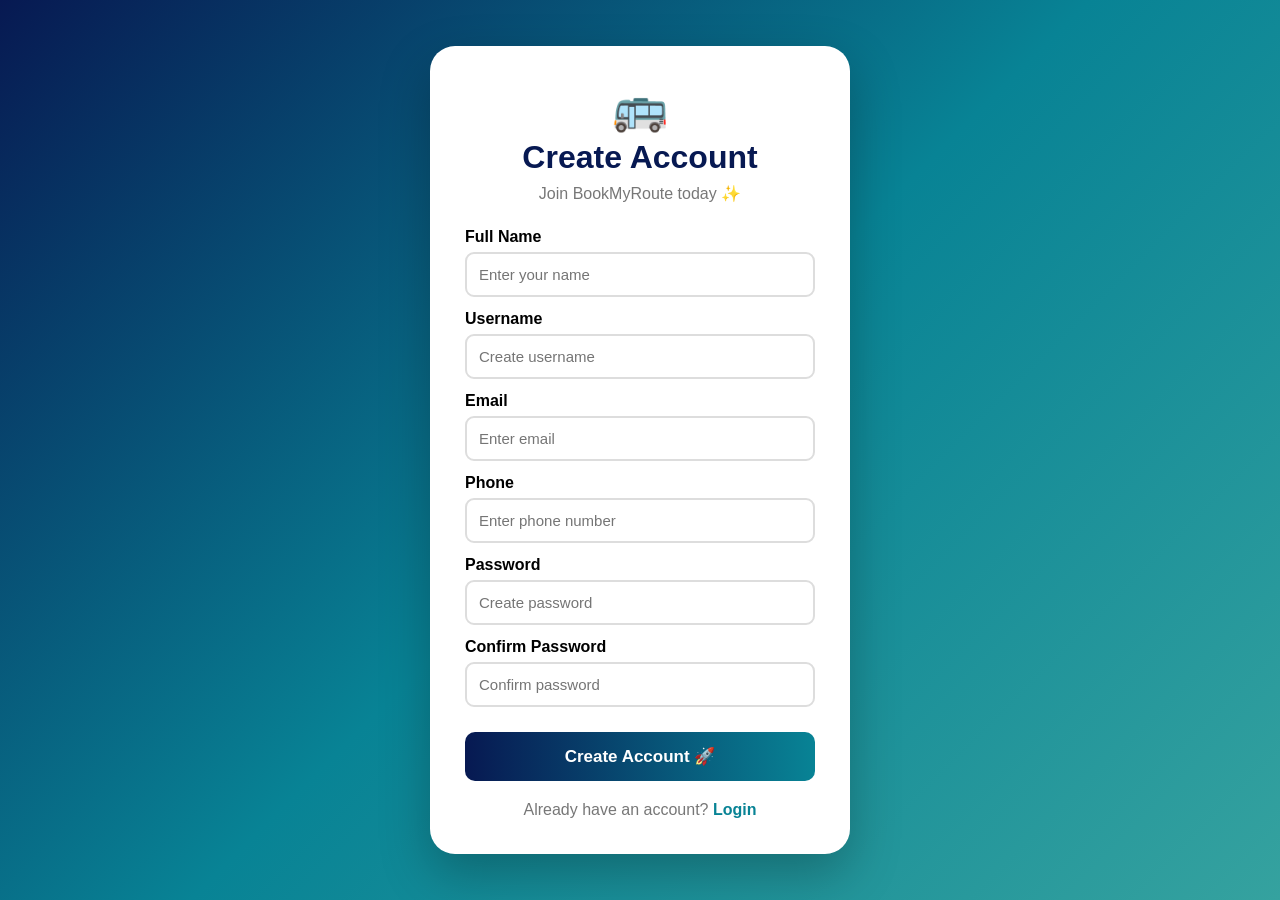
<file: register.html>
<!DOCTYPE html>
<html>
<head>
    <title>BookMyRoute - Register</title>

    <style>
        * {
            box-sizing: border-box;
            margin: 0;
            padding: 0;
            font-family: Arial, sans-serif;
        }

        body {
            min-height: 100vh;
            display: flex;
            justify-content: center;
            align-items: center;
            background: linear-gradient(135deg, #071952, #088395, #35A29F);
        }

        .register-box {
            width: 420px;
            background: white;
            padding: 35px;
            border-radius: 25px;
            box-shadow: 0 20px 50px rgba(0,0,0,0.25);
        }

        .logo {
            text-align: center;
            font-size: 45px;
        }

        h1 {
            text-align: center;
            color: #071952;
            margin-top: 5px;
        }

        .subtitle {
            text-align: center;
            color: #777;
            margin: 8px 0 25px;
        }

        label {
            display: block;
            margin: 13px 0 6px;
            font-weight: bold;
        }

        input {
            width: 100%;
            padding: 12px;
            border: 2px solid #ddd;
            border-radius: 9px;
            font-size: 15px;
            outline: none;
        }

        input:focus {
            border-color: #088395;
        }

        button {
            width: 100%;
            margin-top: 25px;
            padding: 14px;
            border: none;
            border-radius: 10px;
            background: linear-gradient(90deg,#071952,#088395);
            color: white;
            font-size: 17px;
            font-weight: bold;
            cursor: pointer;
        }

        button:hover {
            transform: scale(1.02);
        }

        .login {
            text-align: center;
            margin-top: 20px;
            color: #777;
        }

        .login a {
            color: #088395;
            font-weight: bold;
            text-decoration: none;
        }

        #message {
            text-align: center;
            margin-top: 15px;
            font-weight: bold;
        }
    </style>
</head>

<body>

<div class="register-box">

    <div class="logo">🚌</div>

    <h1>Create Account</h1>

    <p class="subtitle">
        Join BookMyRoute today ✨
    </p>

    <form onsubmit="registerUser(event)">

        <label>Full Name</label>

        <input
            type="text"
            id="name"
            placeholder="Enter your name"
            required
        >

        <label>Username</label>

        <input
            type="text"
            id="username"
            placeholder="Create username"
            required
        >

        <label>Email</label>

        <input
            type="email"
            id="email"
            placeholder="Enter email"
            required
        >

        <label>Phone</label>

        <input
            type="tel"
            id="phone"
            placeholder="Enter phone number"
            required
        >

        <label>Password</label>

        <input
            type="password"
            id="password"
            placeholder="Create password"
            required
        >

        <label>Confirm Password</label>

        <input
            type="password"
            id="confirmPassword"
            placeholder="Confirm password"
            required
        >

        <button type="submit">
            Create Account 🚀
        </button>

    </form>

    <p id="message"></p>

    <div class="login">
        Already have an account?
        <a href="login.html">Login</a>
    </div>

</div>


<script>

function registerUser(event) {

    event.preventDefault();

    const password =
        document.getElementById("password").value;

    const confirmPassword =
        document.getElementById("confirmPassword").value;

    const message =
        document.getElementById("message");

    if (password !== confirmPassword) {

        message.innerText =
            "❌ Passwords do not match.";

        message.style.color = "red";

        return;
    }

    /*
       Temporary UI navigation.
       Real database registration will be connected next.
    */

    message.innerText =
        "✅ Account created! Redirecting to login...";

    message.style.color = "green";

    setTimeout(function() {

        window.location.href = "login.html";

    }, 1200);
}

</script>

</body>
</html>
</file>
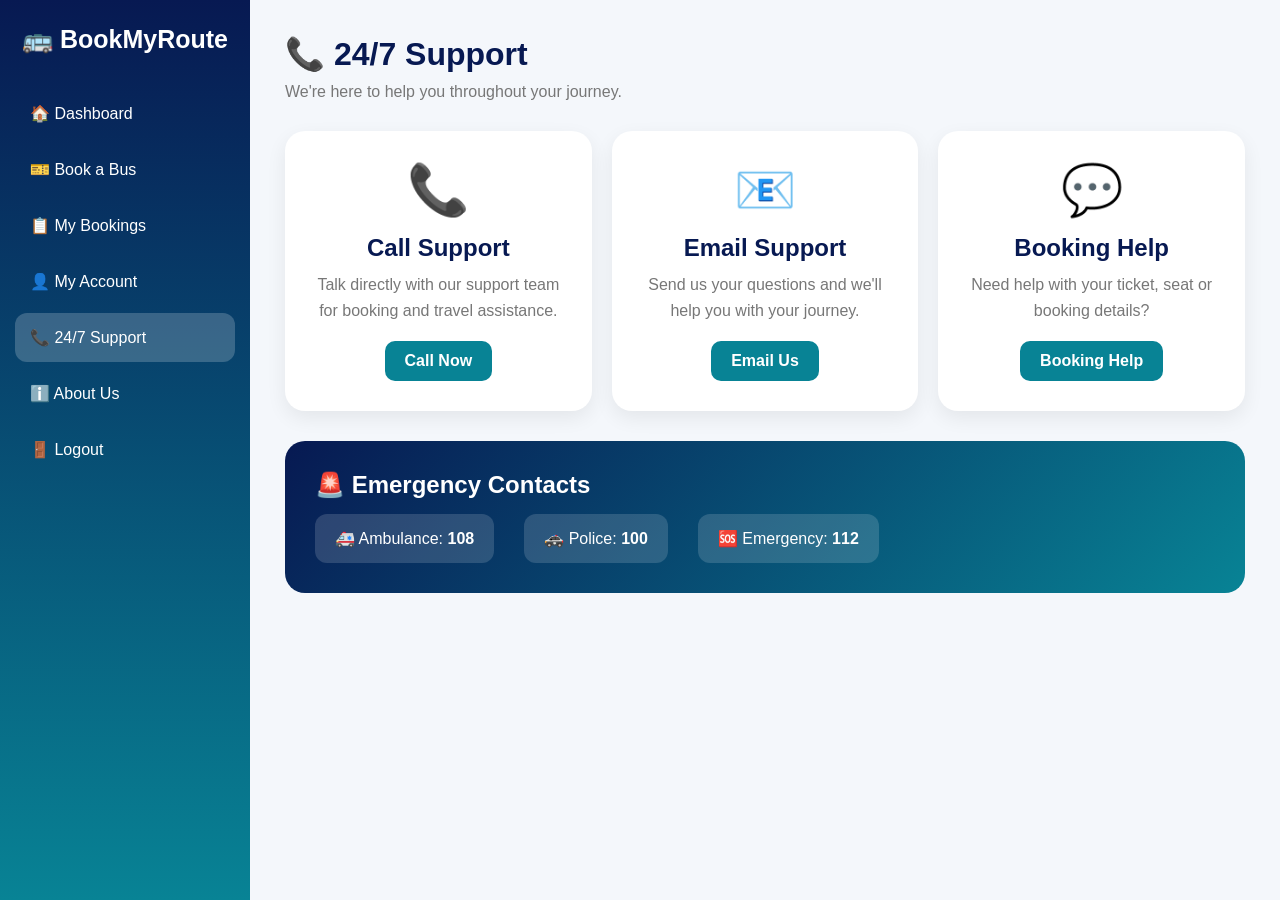
<file: support.html>
<!DOCTYPE html>
<html>
<head>
    <title>BookMyRoute - 24/7 Support</title>

    <style>
        * {
            box-sizing: border-box;
            margin: 0;
            padding: 0;
            font-family: Arial, sans-serif;
        }

        body {
            background: #f4f7fb;
        }

        .sidebar {
            position: fixed;
            width: 250px;
            height: 100vh;
            background: linear-gradient(180deg,#071952,#088395);
            padding: 25px 15px;
            color: white;
        }

        .logo {
            text-align: center;
            font-size: 25px;
            font-weight: bold;
            margin-bottom: 35px;
        }

        .menu a {
            display: block;
            color: white;
            text-decoration: none;
            padding: 15px;
            margin: 7px 0;
            border-radius: 12px;
        }

        .menu a:hover,
        .menu .active {
            background: rgba(255,255,255,.2);
        }

        .main {
            margin-left: 250px;
            padding: 35px;
        }

        h1 {
            color: #071952;
            margin-bottom: 10px;
        }

        .subtitle {
            color: #777;
            margin-bottom: 30px;
        }

        .support-grid {
            display: grid;
            grid-template-columns: repeat(3,1fr);
            gap: 20px;
        }

        .support-card {
            background: white;
            padding: 30px;
            border-radius: 20px;
            text-align: center;
            box-shadow: 0 7px 20px rgba(0,0,0,.07);
            transition: .3s;
        }

        .support-card:hover {
            transform: translateY(-6px);
        }

        .icon {
            font-size: 50px;
            margin-bottom: 15px;
        }

        .support-card h2 {
            color: #071952;
            margin-bottom: 10px;
        }

        .support-card p {
            color: #777;
            line-height: 1.6;
        }

        .contact {
            display: inline-block;
            margin-top: 18px;
            padding: 11px 20px;
            background: #088395;
            color: white;
            text-decoration: none;
            border-radius: 10px;
            font-weight: bold;
        }

        .emergency {
            margin-top: 30px;
            background: linear-gradient(135deg,#071952,#088395);
            color: white;
            padding: 30px;
            border-radius: 20px;
        }

        .emergency h2 {
            margin-bottom: 15px;
        }

        .numbers {
            display: flex;
            gap: 30px;
            flex-wrap: wrap;
        }

        .number {
            background: rgba(255,255,255,.15);
            padding: 15px 20px;
            border-radius: 12px;
        }

        @media(max-width:900px) {
            .support-grid {
                grid-template-columns: 1fr;
            }
        }

        @media(max-width:800px) {
            .sidebar {
                width: 190px;
            }

            .main {
                margin-left: 190px;
            }
        }
    </style>
</head>

<body>

<div class="sidebar">

    <div class="logo">
        🚌 BookMyRoute
    </div>

    <div class="menu">

        <a href="dashboard.html">
            🏠 Dashboard
        </a>

        <a href="booking.html">
            🎫 Book a Bus
        </a>

        <a href="bookings.html">
            📋 My Bookings
        </a>

        <a href="account.html">
            👤 My Account
        </a>

        <a href="support.html" class="active">
            📞 24/7 Support
        </a>

        <a href="about.html">
            ℹ️ About Us
        </a>

        <a href="login.html">
            🚪 Logout
        </a>

    </div>

</div>


<div class="main">

    <h1>📞 24/7 Support</h1>

    <p class="subtitle">
        We're here to help you throughout your journey.
    </p>


    <div class="support-grid">

        <div class="support-card">

            <div class="icon">📞</div>

            <h2>Call Support</h2>

            <p>
                Talk directly with our support team
                for booking and travel assistance.
            </p>

            <a href="tel:1800123456" class="contact">
                Call Now
            </a>

        </div>


        <div class="support-card">

            <div class="icon">📧</div>

            <h2>Email Support</h2>

            <p>
                Send us your questions and we'll
                help you with your journey.
            </p>

            <a href="mailto:support@bookmyroute.com"
               class="contact">
                Email Us
            </a>

        </div>


        <div class="support-card">

            <div class="icon">💬</div>

            <h2>Booking Help</h2>

            <p>
                Need help with your ticket,
                seat or booking details?
            </p>

            <a href="booking.html" class="contact">
                Booking Help
            </a>

        </div>

    </div>


    <div class="emergency">

        <h2>🚨 Emergency Contacts</h2>

        <div class="numbers">

            <div class="number">
                🚑 Ambulance: <strong>108</strong>
            </div>

            <div class="number">
                🚓 Police: <strong>100</strong>
            </div>

            <div class="number">
                🆘 Emergency: <strong>112</strong>
            </div>

        </div>

    </div>

</div>

</body>
</html>
</file>
